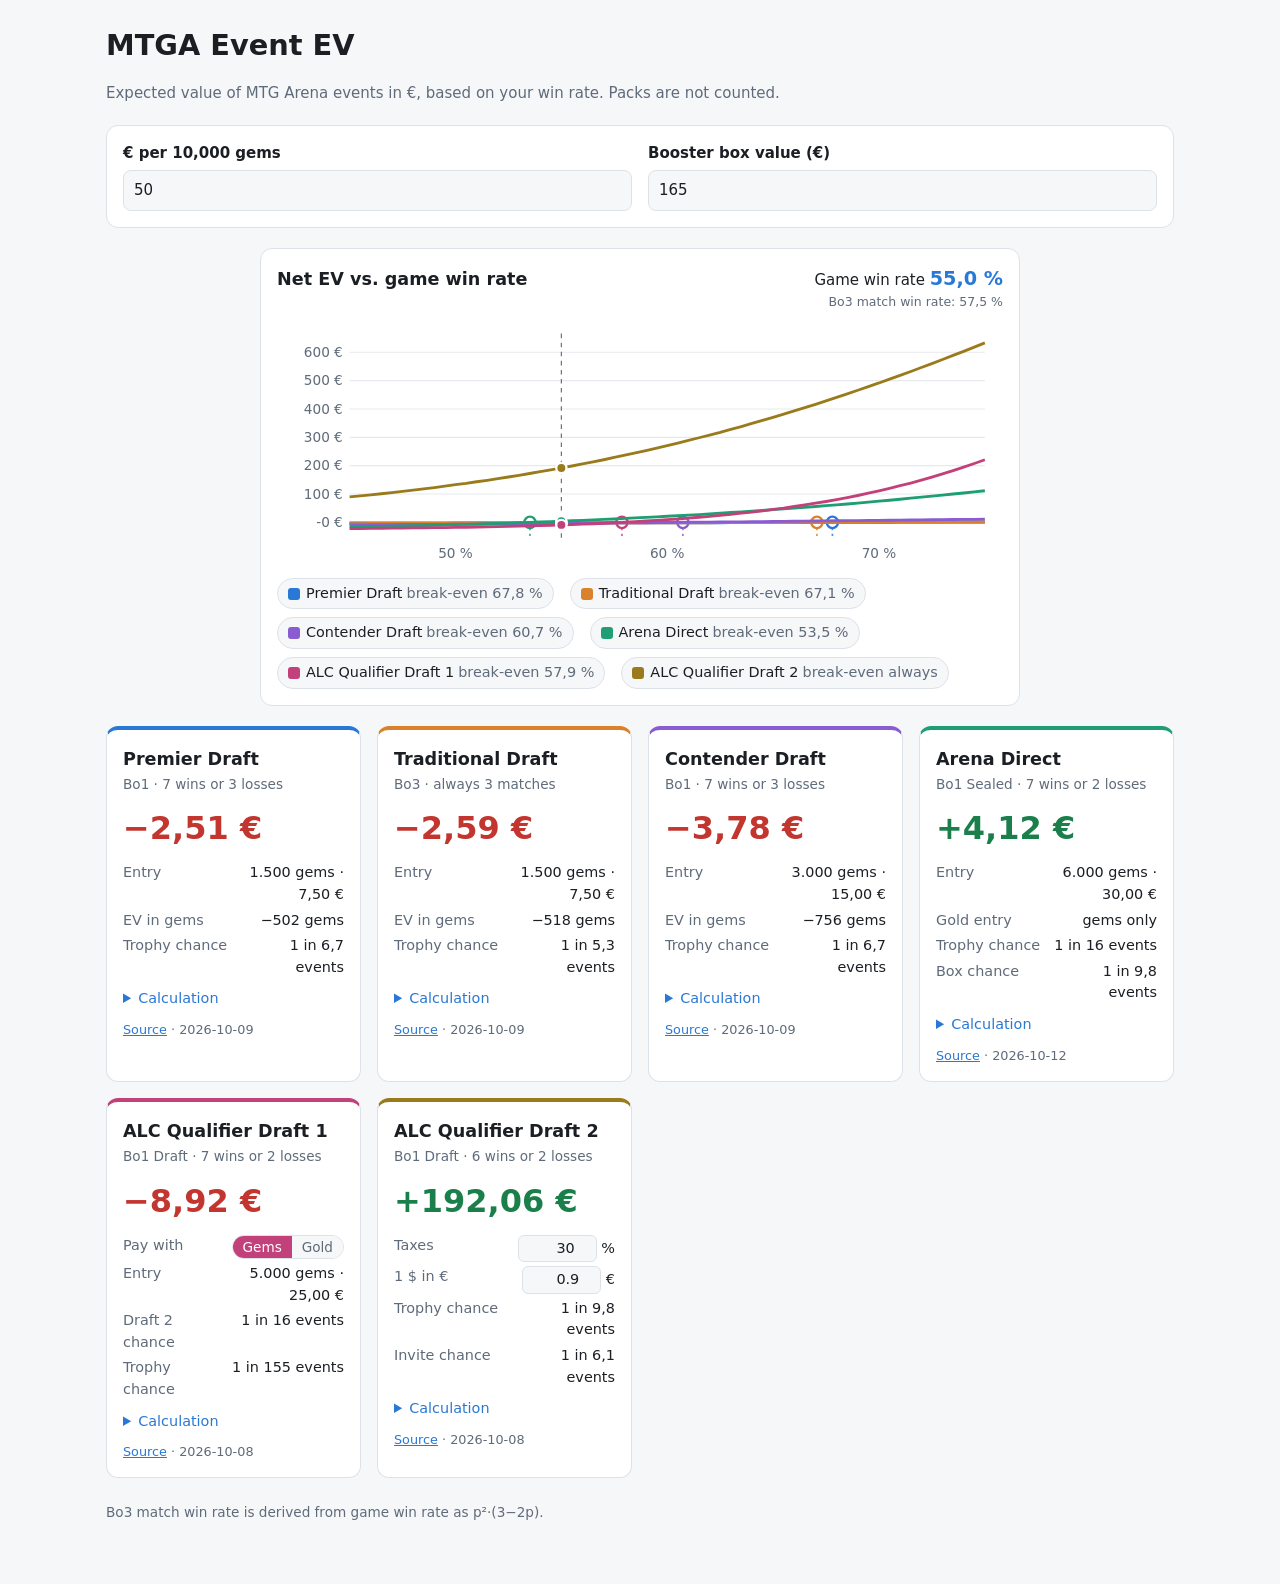
<file: index.html>
<!doctype html>
<html lang="en">
<head>
  <meta charset="utf-8">
  <meta name="viewport" content="width=device-width, initial-scale=1">
  <title>MTGA Event EV</title>
  <meta name="description" content="Expected value in € of MTG Arena events (Premier, Traditional, Contender Draft, Arena Direct, ALC Qualifier) at your win rate.">
  <link rel="stylesheet" href="style.css">
</head>
<body>
  <main>
    <header>
      <h1>MTGA Event EV</h1>
      <p class="sub">Expected value of MTG Arena events in €, based on your win rate. Packs are not counted.</p>
    </header>

    <section class="controls">
      <div class="control">
        <label for="gemprice">€ per 10,000 gems</label>
        <input type="number" id="gemprice" min="0" step="0.01" value="50">
      </div>
      <div class="control">
        <label for="boxprice">Booster box value (€)</label>
        <input type="number" id="boxprice" min="0" step="1" value="165">
      </div>
    </section>

    <section class="chart-wrap">
      <div class="chart-head">
        <h2>Net EV vs. game win rate</h2>
        <div class="wr">
          <span>Game win rate <strong id="winrate-out">55%</strong></span>
          <small id="bo3-out">Bo3 match win rate: –</small>
        </div>
      </div>
      <div id="chart" tabindex="0" role="slider" aria-label="Game win rate" aria-valuemin="45" aria-valuemax="75"
           title="Click or drag to set your win rate (arrow keys work too)"></div>
      <div id="legend" class="legend"></div>
    </section>

    <section id="cards" class="cards"></section>

    <footer>
      <p>Bo3 match win rate is derived from game win rate as p²·(3−2p).</p>
    </footer>
  </main>
  <script src="events.js"></script>
  <script src="app.js"></script>
</body>
</html>
</file>
<file: style.css>
:root {
  --bg: #f6f7f9;
  --surface: #ffffff;
  --text: #1b1f24;
  --muted: #5f6b7a;
  --border: #dde2e8;
  --pos: #1a7f4b;
  --neg: #c2362f;
  --grid: #e6e9ee;
  --accent-ui: #2a78d6;
  color-scheme: light;
}
@media (prefers-color-scheme: dark) {
  :root {
    --bg: #12151a;
    --surface: #1b2027;
    --text: #e7eaee;
    --muted: #9aa5b3;
    --border: #2c333d;
    --pos: #4cc98a;
    --neg: #f0716a;
    --grid: #2a3039;
    --accent-ui: #5a9ff0;
    color-scheme: dark;
  }
}

* { box-sizing: border-box; }
body {
  margin: 0;
  background: var(--bg);
  color: var(--text);
  font: 15px/1.5 system-ui, -apple-system, "Segoe UI", Roboto, sans-serif;
}
main { max-width: 1100px; margin: 0 auto; padding: 24px 16px 48px; }
h1 { margin: 0 0 4px; font-size: 1.8rem; }
h2 { margin: 0; font-size: 1.1rem; }
.sub, .note, .src, footer, small { color: var(--muted); }
a { color: var(--accent-ui); }

.controls {
  display: grid;
  grid-template-columns: repeat(auto-fit, minmax(180px, 1fr));
  gap: 16px;
  margin: 20px 0;
  padding: 16px;
  background: var(--surface);
  border: 1px solid var(--border);
  border-radius: 12px;
}
.control { display: flex; flex-direction: column; gap: 6px; }
.control label { font-weight: 600; }
.control input[type="number"] {
  padding: 8px 10px;
  font: inherit;
  color: var(--text);
  background: var(--bg);
  border: 1px solid var(--border);
  border-radius: 8px;
}
input[type="range"] { width: 100%; accent-color: var(--accent-ui); }

.cards {
  display: grid;
  grid-template-columns: repeat(auto-fill, minmax(240px, 1fr));
  gap: 16px;
}
.card {
  background: var(--surface);
  border: 1px solid var(--border);
  border-top: 4px solid var(--accent);
  border-radius: 12px;
  padding: 16px;
}
.note { margin: 2px 0 10px; font-size: 0.85rem; }
.net { margin-bottom: 10px; font-size: 2rem; font-weight: 700; font-variant-numeric: tabular-nums; }
.net.pos { color: var(--pos); }
.net.neg { color: var(--neg); }
dl { display: grid; grid-template-columns: auto 1fr; gap: 4px 12px; margin: 0 0 10px; font-size: 0.9rem; }
dt { color: var(--muted); }
dd { margin: 0; text-align: right; font-variant-numeric: tabular-nums; }
.mini {
  width: 5.5em;
  padding: 2px 6px;
  font: inherit;
  text-align: right;
  color: var(--text);
  background: var(--bg);
  border: 1px solid var(--border);
  border-radius: 6px;
}
dt label { cursor: pointer; }
.seg { display: inline-flex; border: 1px solid var(--border); border-radius: 999px; overflow: hidden; }
.seg button {
  padding: 1px 10px;
  font: inherit;
  font-size: 0.85rem;
  color: var(--muted);
  background: var(--bg);
  border: 0;
  cursor: pointer;
}
.seg button[aria-pressed="true"] { color: #fff; background: var(--accent, var(--accent-ui)); }
details summary { cursor: pointer; font-size: 0.9rem; color: var(--accent-ui); }
table { width: 100%; border-collapse: collapse; margin-top: 8px; font-size: 0.85rem; font-variant-numeric: tabular-nums; }
th, td { padding: 3px 4px; text-align: left; border-bottom: 1px solid var(--border); }
th:nth-child(2), td:nth-child(2) { text-align: right; padding-right: 12px; }
.calc { margin: 8px 0; padding-left: 1.3em; font-size: 0.8rem; color: var(--muted); }
.calc li { margin-bottom: 4px; }
.calc b { color: var(--text); }
.calc-table tfoot td { font-weight: 600; border-bottom: 0; }
.calc-table tbody td:nth-child(2) { white-space: nowrap; }
.src { margin: 10px 0 0; font-size: 0.8rem; }

.chart-wrap {
  max-width: 760px;
  margin: 0 auto 20px;
  padding: 16px;
  background: var(--surface);
  border: 1px solid var(--border);
  border-radius: 12px;
}
.chart-head { display: flex; flex-wrap: wrap; justify-content: space-between; align-items: baseline; gap: 4px 16px; }
.wr { display: flex; flex-direction: column; align-items: flex-end; }
.wr strong { font-size: 1.2rem; color: var(--accent-ui); }
#chart { touch-action: none; cursor: ew-resize; }
#chart:focus-visible { outline: 2px solid var(--accent-ui); outline-offset: 4px; border-radius: 4px; }
#chart svg { width: 100%; height: auto; display: block; margin-top: 8px; }
.grid { stroke: var(--grid); stroke-width: 1; }
.grid.zero { stroke: var(--muted); stroke-width: 1.5; }
.tick { fill: var(--muted); font-size: 12px; }
.marker { stroke: var(--muted); stroke-dasharray: 4 4; }
.dot { stroke: var(--surface); stroke-width: 2; }
.legend { display: flex; flex-wrap: wrap; gap: 8px 16px; margin-top: 8px; font-size: 0.9rem; }
.toggle {
  display: inline-flex;
  align-items: center;
  padding: 4px 10px;
  font: inherit;
  color: var(--text);
  background: var(--bg);
  border: 1px solid var(--border);
  border-radius: 999px;
  cursor: pointer;
}
.toggle:hover { border-color: var(--muted); }
.toggle.off { opacity: 0.45; }
.toggle.off i { background: transparent !important; outline: 2px solid var(--muted); outline-offset: -2px; }
.toggle.off, .toggle.off em { text-decoration: line-through; }
.legend em { font-style: normal; color: var(--muted); margin-left: 4px; }
.be-line { stroke-width: 1.5; stroke-dasharray: 2 3; opacity: 0.8; }
.be-ring { fill: var(--surface); stroke-width: 2; }
.legend i { display: inline-block; width: 12px; height: 12px; border-radius: 3px; margin-right: 6px; vertical-align: -1px; }

footer { margin-top: 24px; font-size: 0.85rem; }

@media (max-width: 640px) {
  .wr { align-items: flex-start; }
  h1 { font-size: 1.5rem; }
}
</file>
